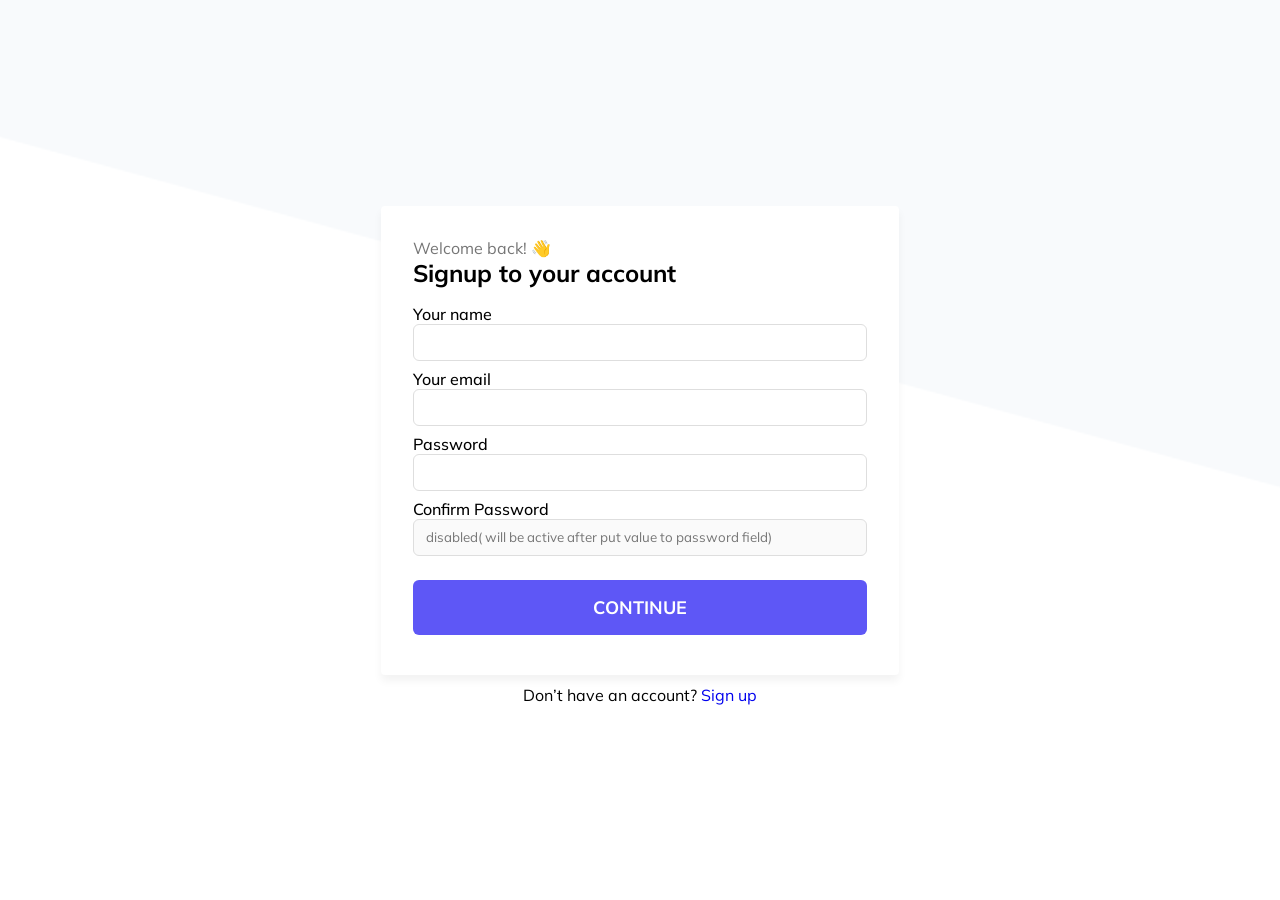
<file: index.html>
<!DOCTYPE html>
<html lang="en">
<head>
    <meta charset="UTF-8">
    <meta name="viewport" content="width=device-width, initial-scale=1.0">
 
    <link href="https://fonts.googleapis.com/css2?family=Mulish:wght@200;300;600;700&display=swap" rel="stylesheet">
    <link rel="stylesheet" href="./style.css">
    <link rel="stylesheet" href="https://fonts.googleapis.com/css2?family=Material+Symbols+Outlined:opsz,wght,FILL,GRAD@48,400,1,0" />
    <title>User Authentication</title>
</head>
<body>
    <div class="container">
    <p class="greeting">Welcome back! 👋</p>
    <h2 class="heading">Signup to your account</h2>
    <form id="signupForm">
      <div class="userNameField">
        <label for="username">Your name</label>
        <input type="text" id="username" />
      </div>

      <div class="emailField">
        <label for="email">Your email</label>
        <input type="email" id="email"   />
      </div>

      <div class="passwordField">
        <label for="password">Password</label>
        <input type="password" id="password"  />
        
      </div>

      <div class="confirmPasswordField">
        <label for="confirmPassword">Confirm Password</label>
        <input type="password" id="confirmPassword" placeholder="disabled( will be active after put value to password field)"  disabled />
       
      </div>
      <p id="passwordMatchMessage"></p>
     

      <div class="buttonField">
        <button type="submit">CONTINUE</button>
      </div>
    </form>
    <div id="signupMessage"></div>
    </div>
    <div class="askField">Don’t have an account? <a href="#">Sign up</a></div>

    <script src="signup.js"></script>
</body>
</html>
</file>
<file: style.css>
*{
    margin: 0;
    padding: 0;
    box-sizing: border-box;
    font-family: 'Mulish', sans-serif;
     
}
:root{
    --danger: #dc3545;
    --success: #198754;
}
body{
    width: 100vw;
    height: 100vh;
    display: flex;
    justify-content: center;
    align-items: center;
    flex-direction: column;
    background-image: url('./Background\ Pattern01.png');
    background-repeat: no-repeat;
    background-position: center;
    background-size: cover;
    background-color: #f8fafc;
}
.container{
    /* border: 2px solid red; */
    border-radius: 4px;
    background: #FFF;
    box-shadow: 0px 6px 8px 0px rgba(0, 0, 0, 0.05);
    width: 518px;
    padding: 2rem;
    margin:  10px ;
    
}
.greeting{
    color: #757575;
}
.heading{
    font-size: 1.5rem;
}
#signupForm{
    /* border: 2px solid grey; */
    margin-top: 1rem;
}
#signupForm div{
    display: flex;
    flex-direction: column;
    margin-bottom: 0.5rem;
}
#signupForm div label{
    font-size: 1rem;
    font-weight: 500;
}
#signupForm div input{
    width: 100%;
    height: 37px;
    border: 1px solid #DEDEDE;
    border-radius: 6px;
    padding: 0 12px;
}
 
.confirmPasswordField{
    margin-bottom: 0px;
    
}
#passwordMatchMessage{
    margin-bottom: 1rem;
    font-size: 1rem;
    font-weight: bold;
    display: flex;
    align-items: center;
    
}
#passwordMatchMessage span{
    font-size: 14px;
    
}
.red{
    color: var(--danger);
}
.green{
    color: var(--success);
}
.buttonField button{
    height: 55px;
    font-size: 18px;
    background-color: #5e57f6;
    color: #ffff;
    border: none;
    outline: none;
    border-radius: 6px;
    font-weight: bold;
    cursor: pointer;
}
#signupMessage{
    width: 100%;
}

.askField a{
    text-decoration: none;
}









/* Responsive */
@media only screen and (max-width : 680px) {
    .container{ 
        width: 518px;
    }
}    
@media only screen and (max-width : 480px) {
    .container{ 
        width: 418px;
        height: 900px;
    }
    .heading{
        font-size: 1.2rem;
    }
}    
@media only screen and (max-width : 350px) {
    .container{ 
        width: 278px;
    }
    .heading{
        font-size: 1rem;
    }
}
</file>
<file: profile.css>
*{
    margin: 0;
    padding: 0;
    box-sizing: border-box;
    font-family: 'Mulish', sans-serif;
}
body{
    display: flex;
    flex-direction: column;
    justify-content: center;
    align-items: center;
    /* height: 100%; */
    background-image: url('./Background\ Pattern02.png');
    background-repeat: no-repeat;
    background-position:center;
    background-color: #f8fafc;
    background-size: cover;
    position: relative; 
   
}
h3{
    margin: 10px 0 20px 0;
    color: #625BF7;
    
}
.profileDetailsContainer{
   
    width: 444px;
    /* height: 537px; */
    background-color: #fff;
    padding: 35px;
    border-radius: 4px;
    box-shadow: 0px 6px 8px 0px rgba(0, 0, 0, 0.05);
    display: flex;
    flex-direction: column;
    align-items: center;
     
}
.profileImageAndText{
    display: flex;
    /* gap: 25px; */
    flex-direction: column;
    align-items: center;
} 
.profileText{
    margin-top: -17px;
}
.profileText{
    color: #333333;
}
.profileImage{
    display: flex;
    flex-direction: column;
    align-items: center;
    gap: 0.5rem;
}
#profileDetails{
    margin: 30px 0;
    display: flex;
    flex-direction: column;
    align-items: center;
}
#profileDetails p{
    padding: 10px;
    color: #333333;
    font-size: 1.1rem;
    
}
.buttonField{
    width: 100%;
}
#logoutButton{
    width: 100%;
    height: 55px;
    font-size: 18px;
    cursor: pointer;
}





/* Responsive */
@media only screen and (max-width : 680px) {
    .profileDetailsContainer{
        width: 450px;  
    }
}
@media only screen and (max-width : 448px) {
    .profileDetailsContainer{
        width: 330px;
    }
    #profileDetails p{
        padding: 5px;
        font-size: 0.9rem;
    }
}
@media screen and (max-width: 336px) {
  
    #profileDetails p{
        padding: 5px 0px;
        font-size: 0.9rem;
    }
    .profileDetailsContainer{
        width: 280px;
        padding: 20px;
        border-radius: 4px;
        box-shadow: 0px 6px 8px 0px rgba(0, 0, 0, 0.05);
        display: flex;
        flex-direction: column;
        align-items: center;
         
    }
}
</file>
